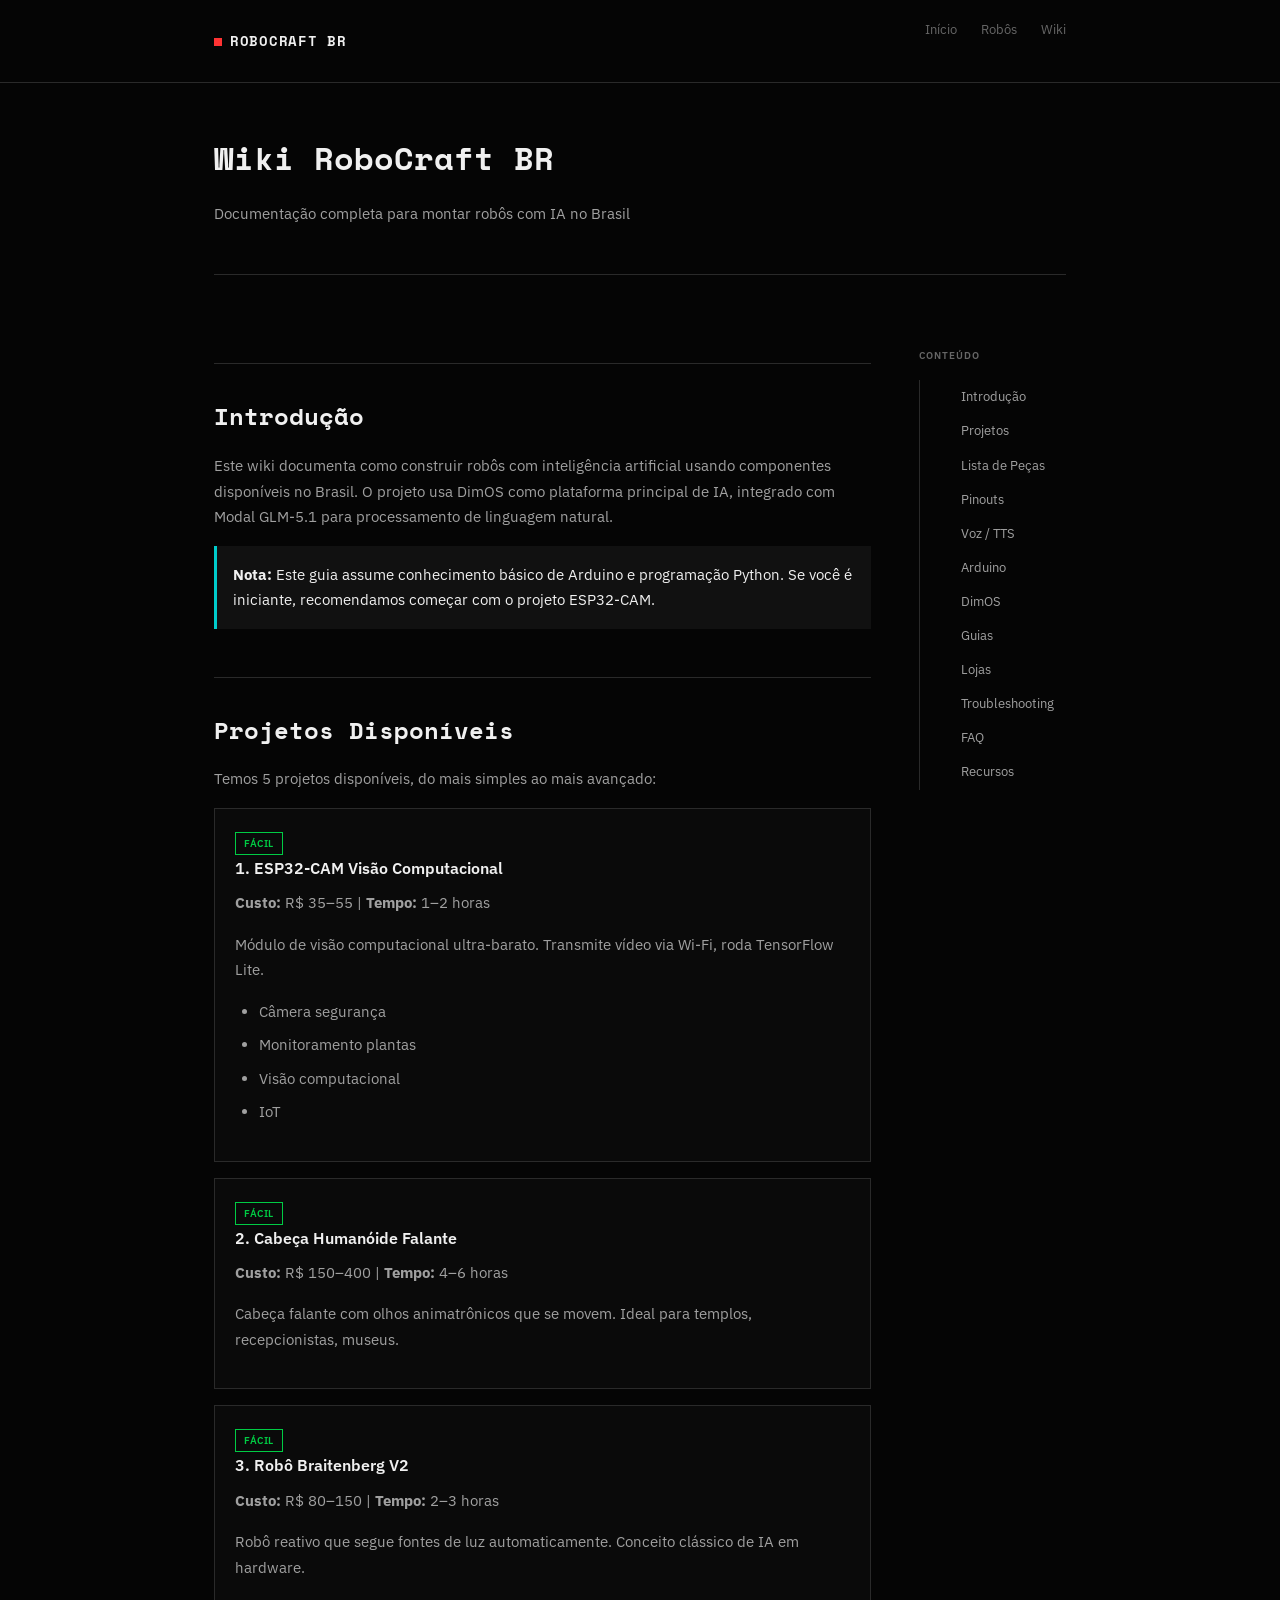
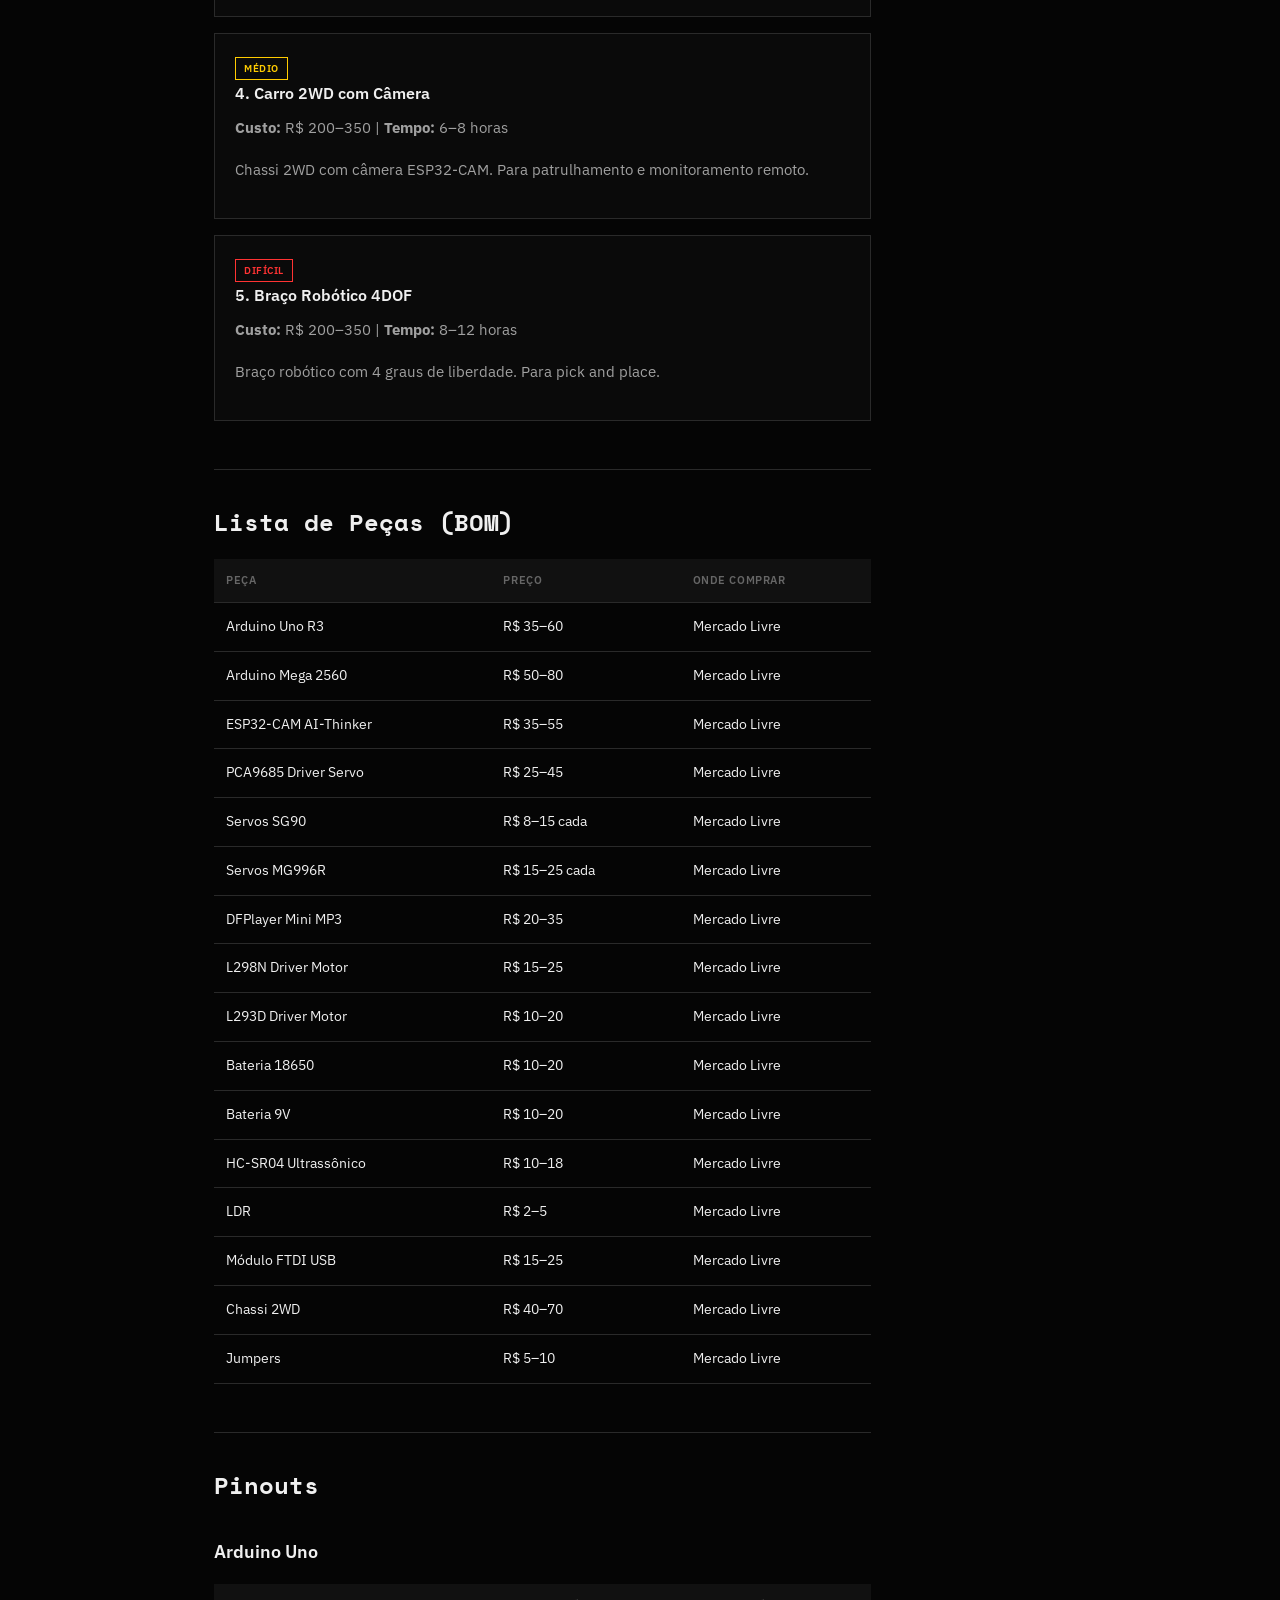
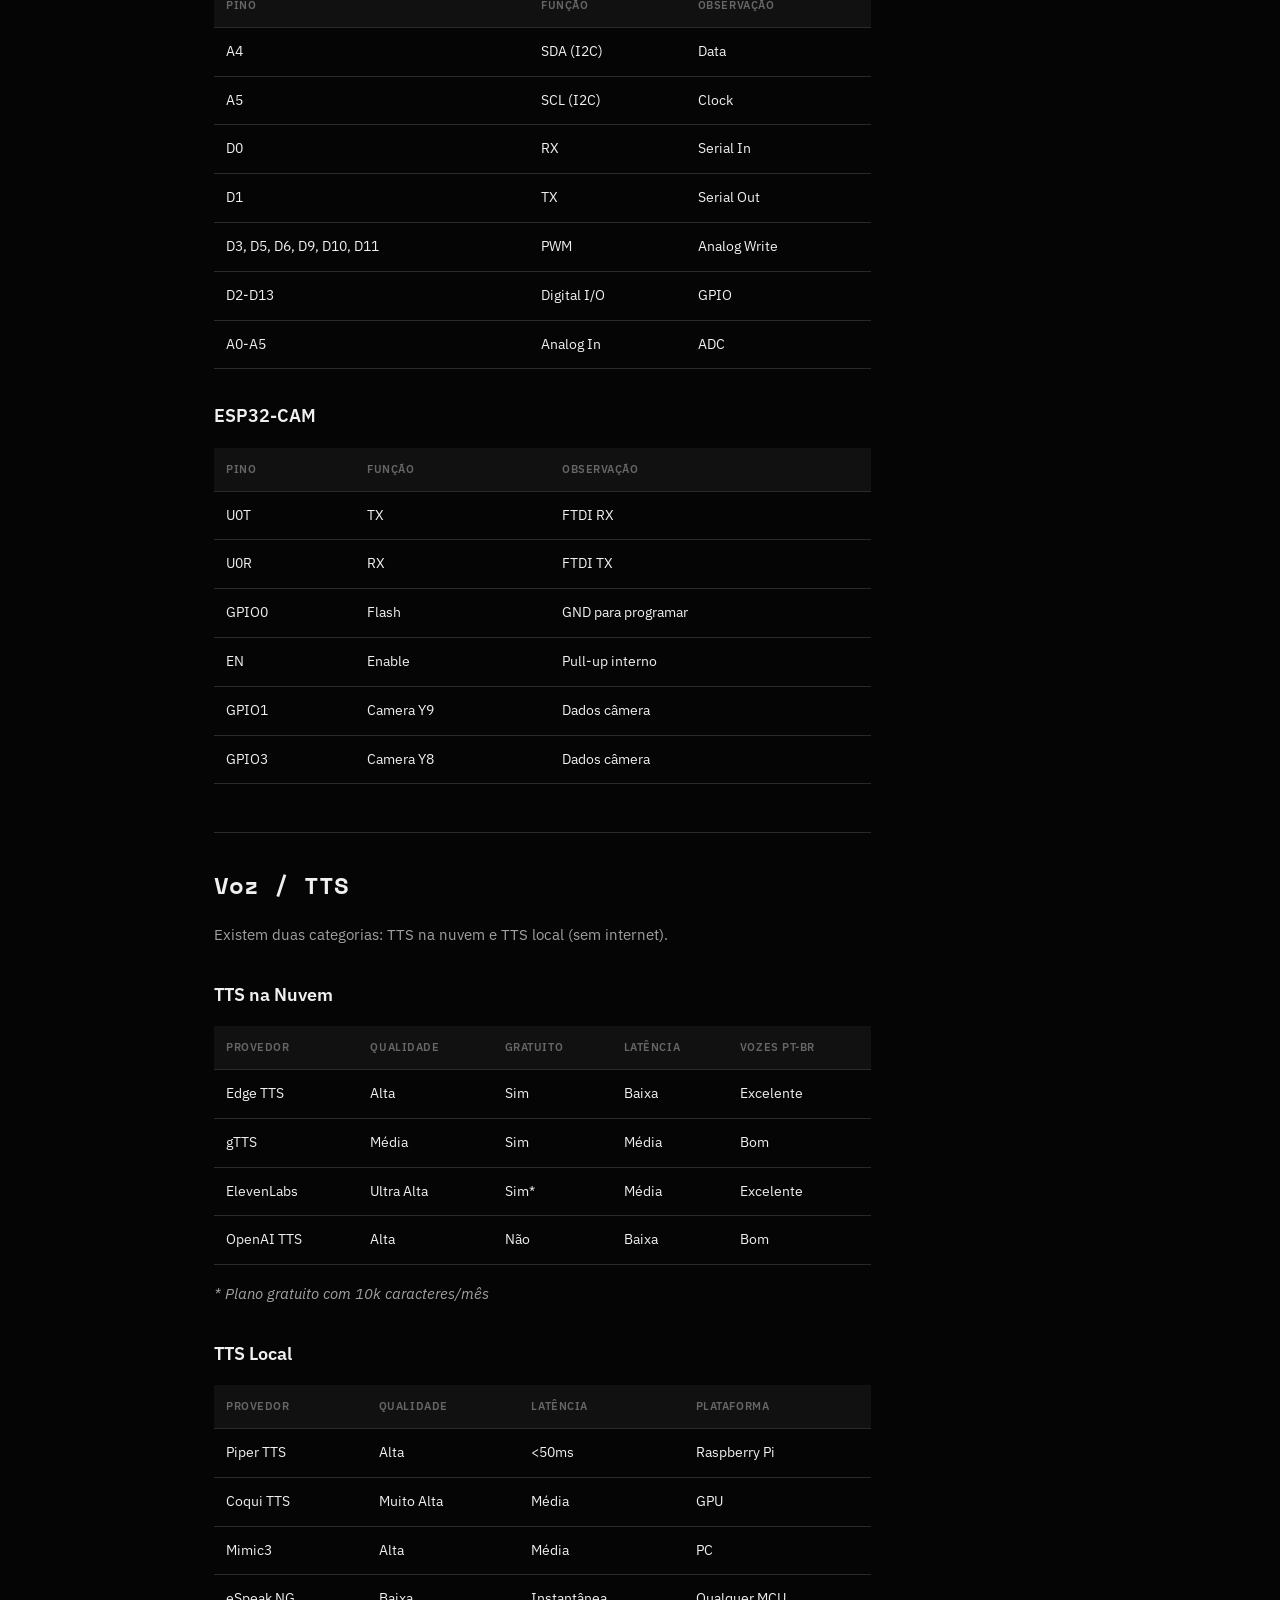
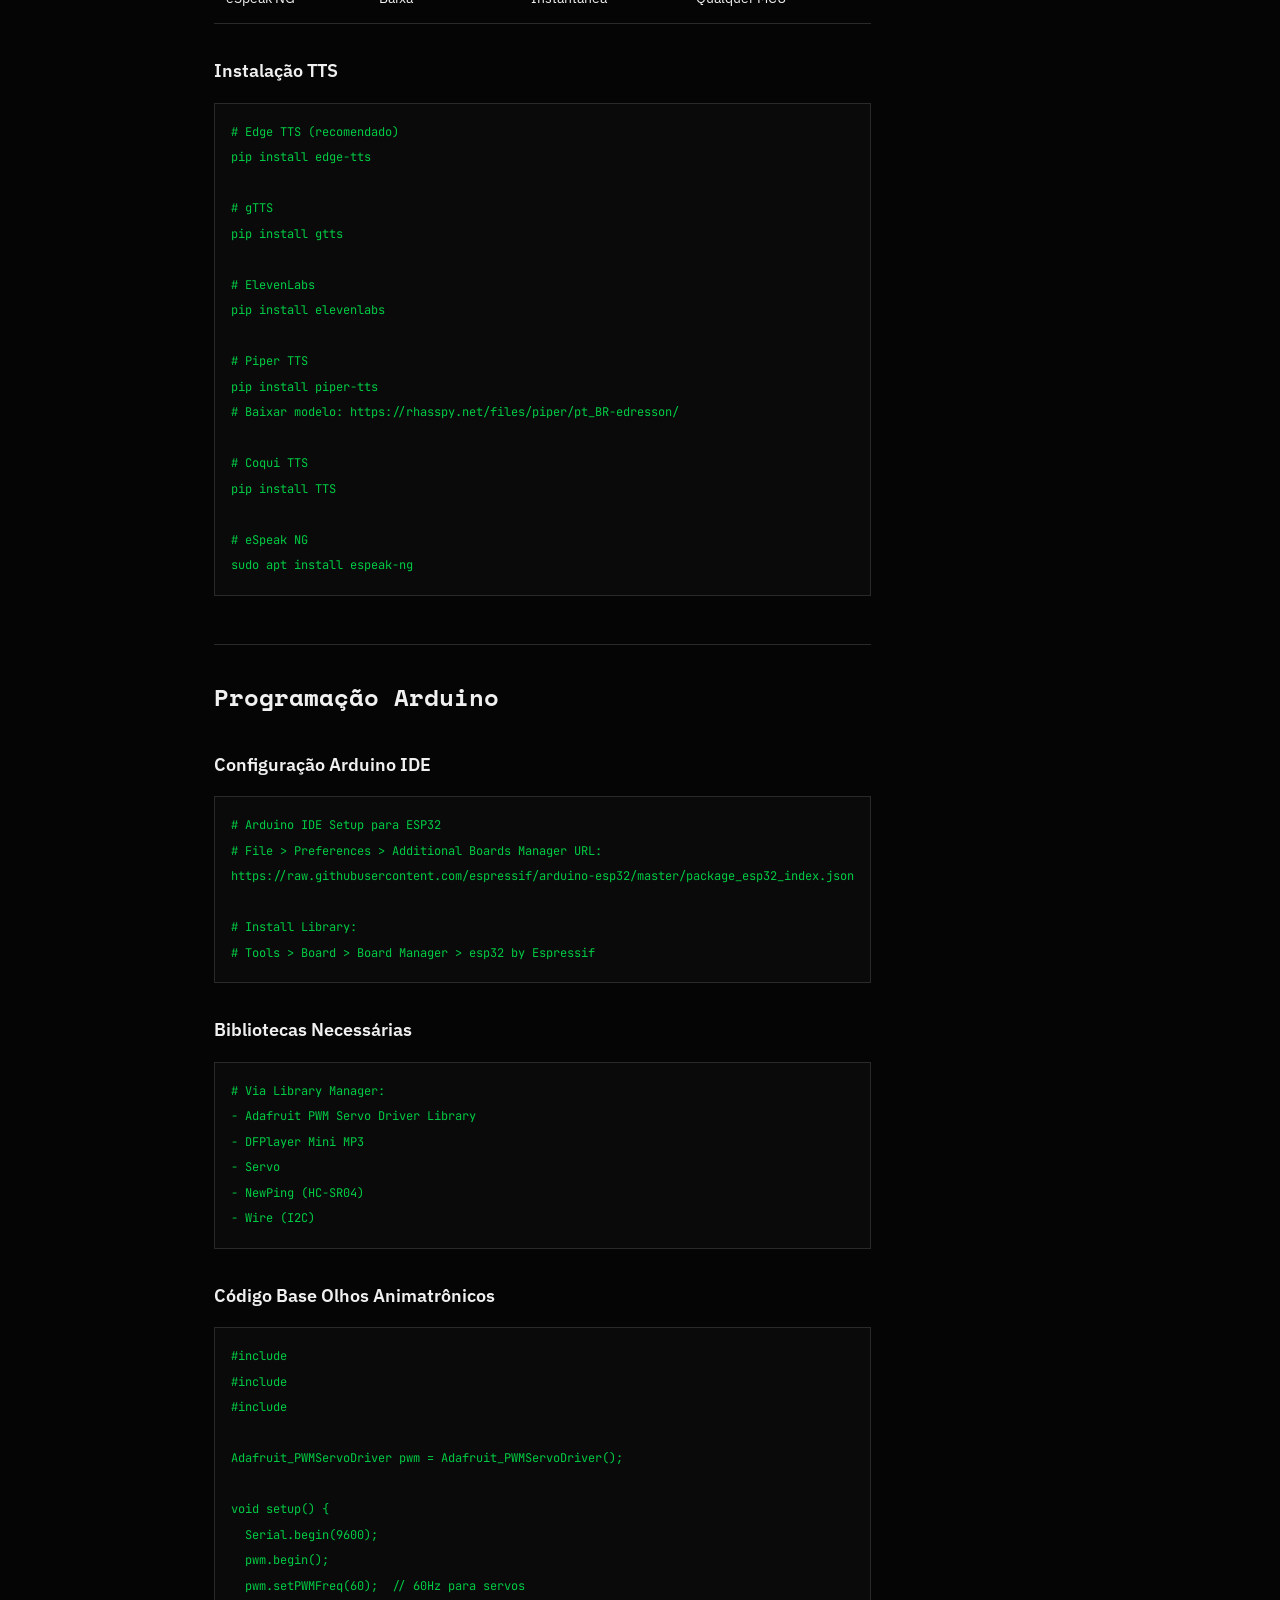
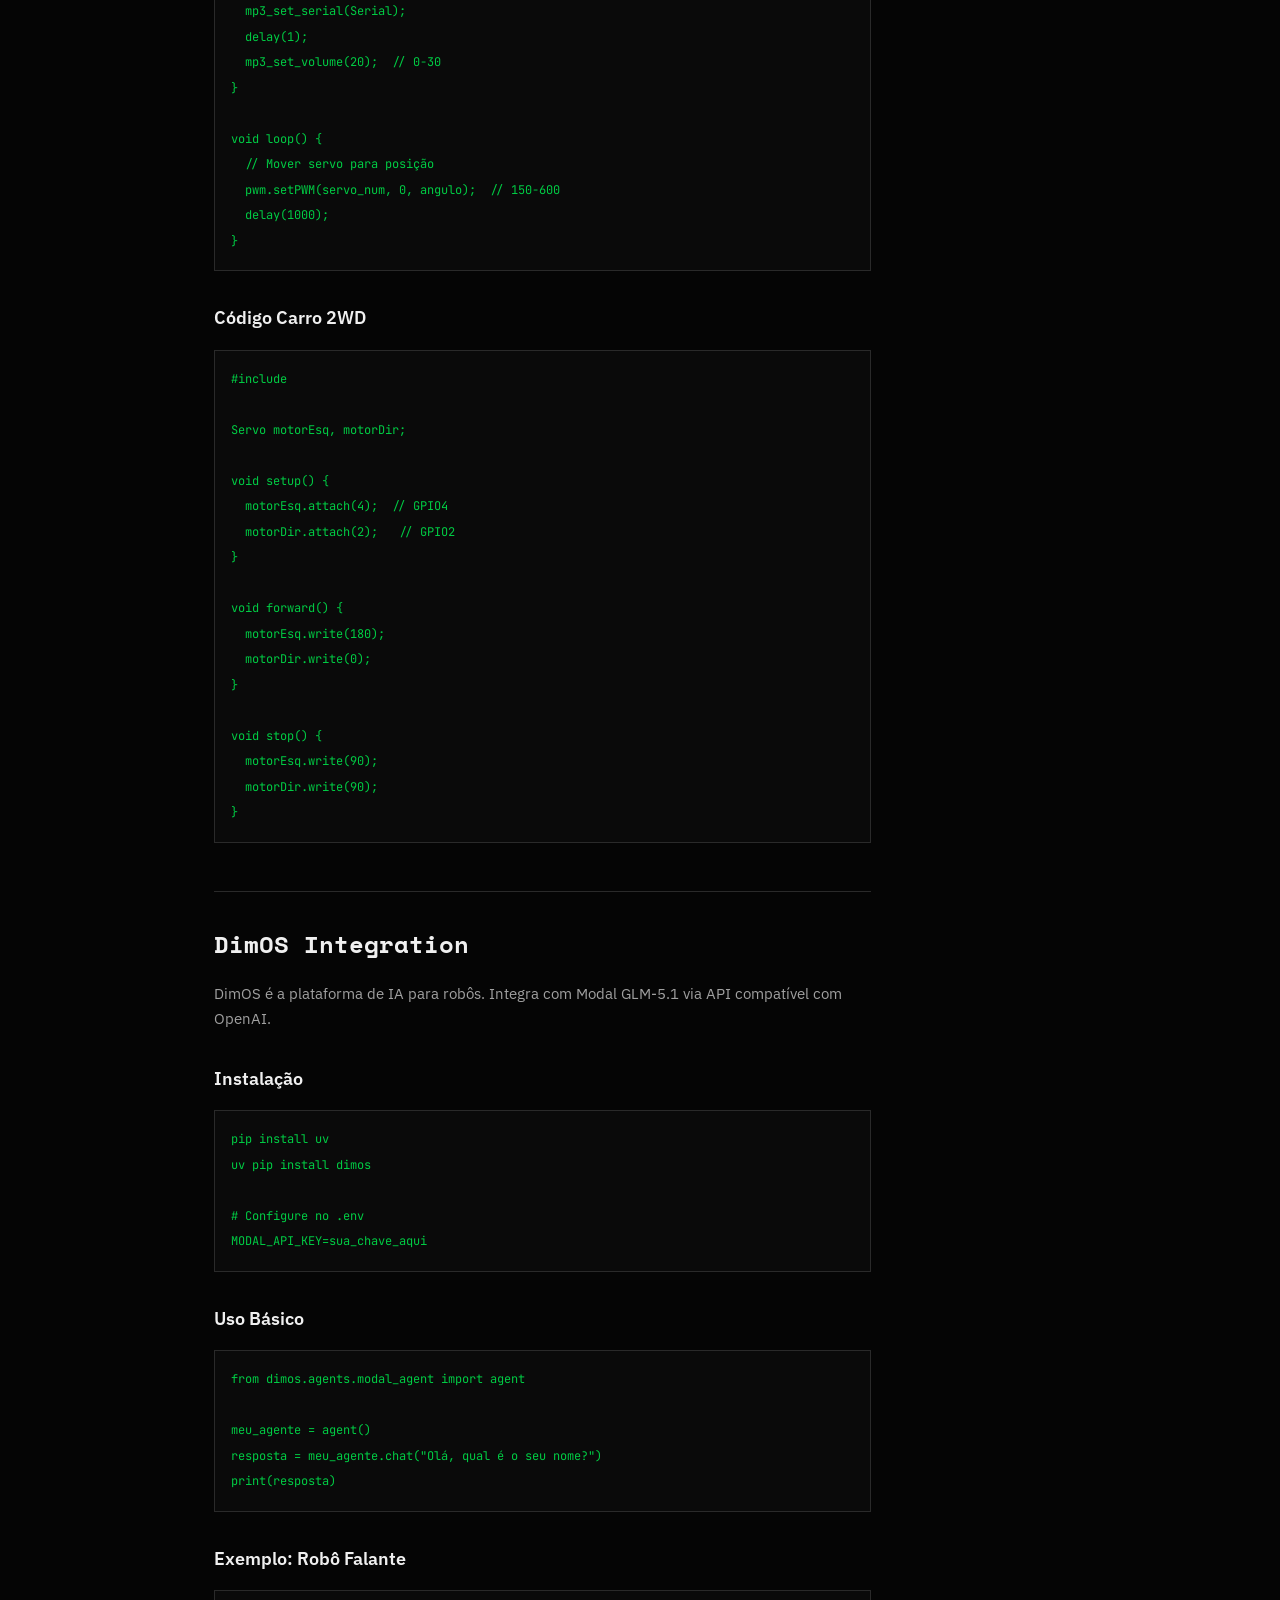
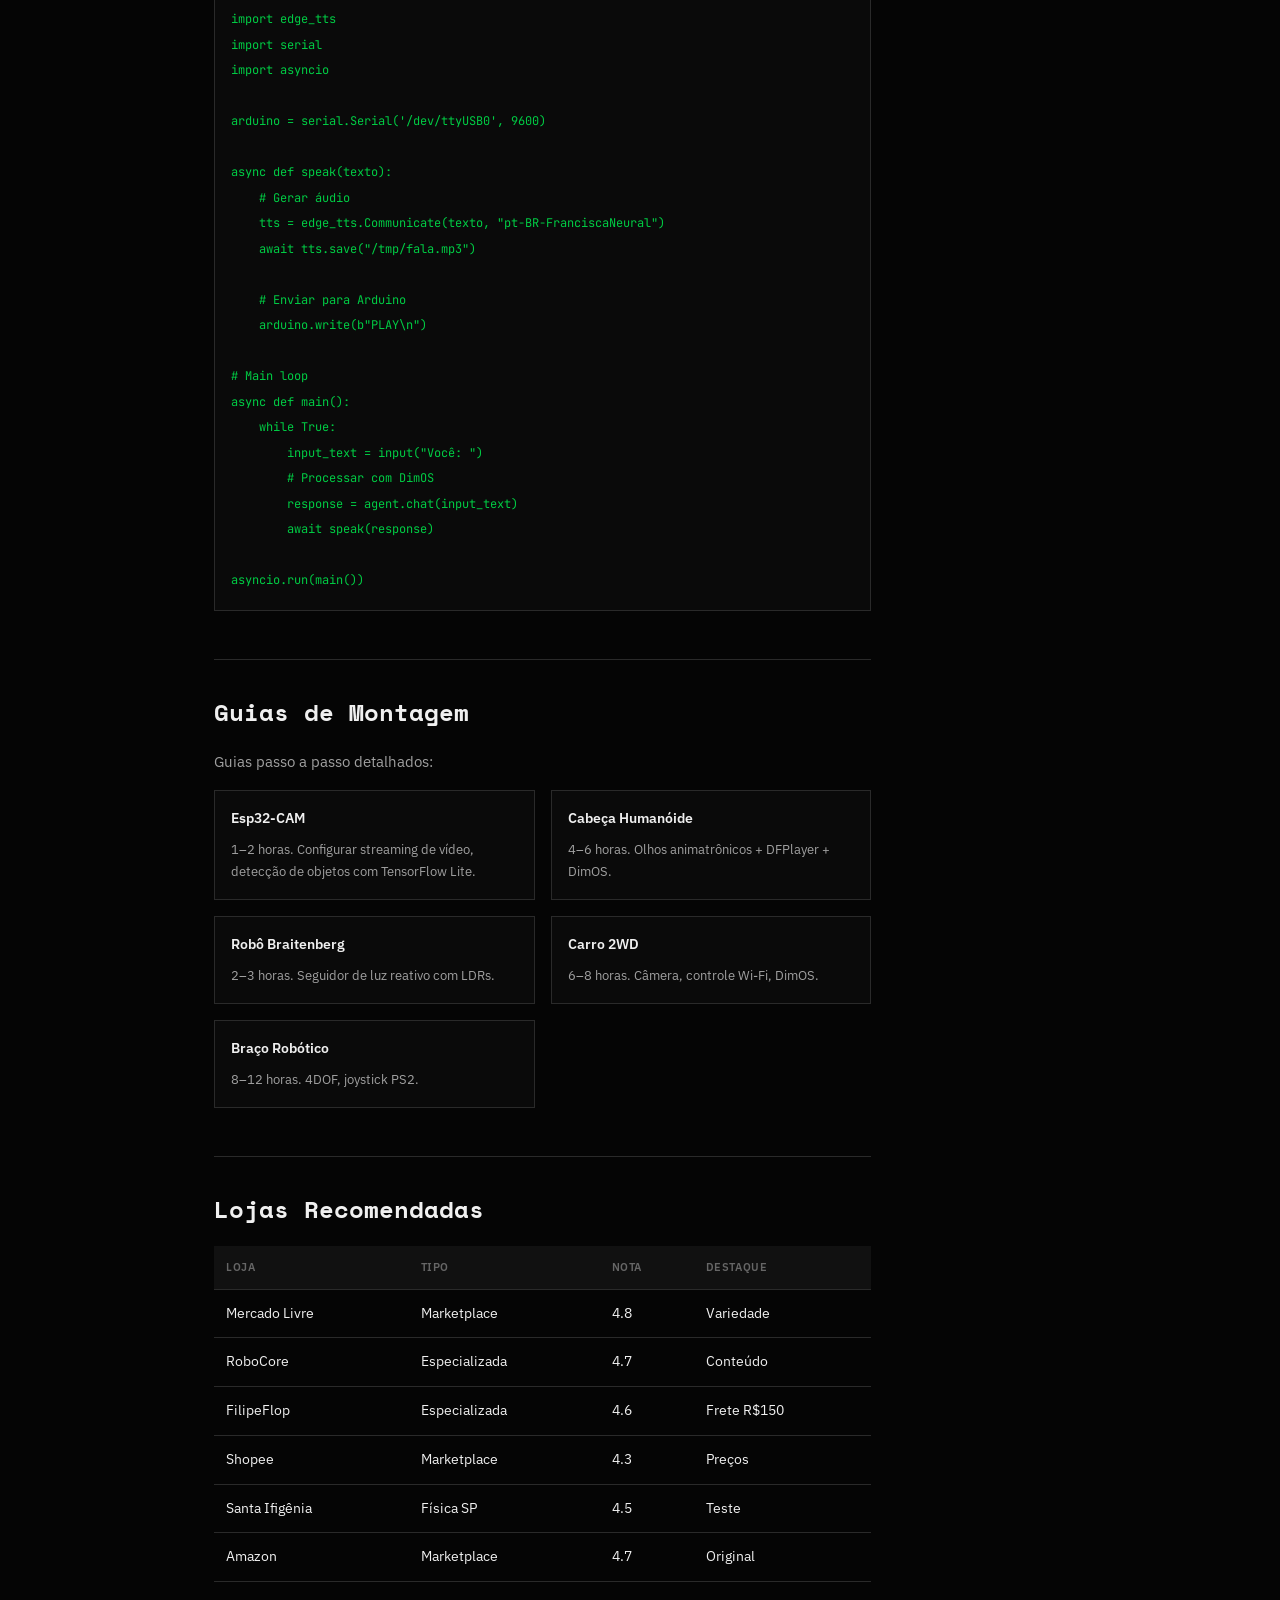
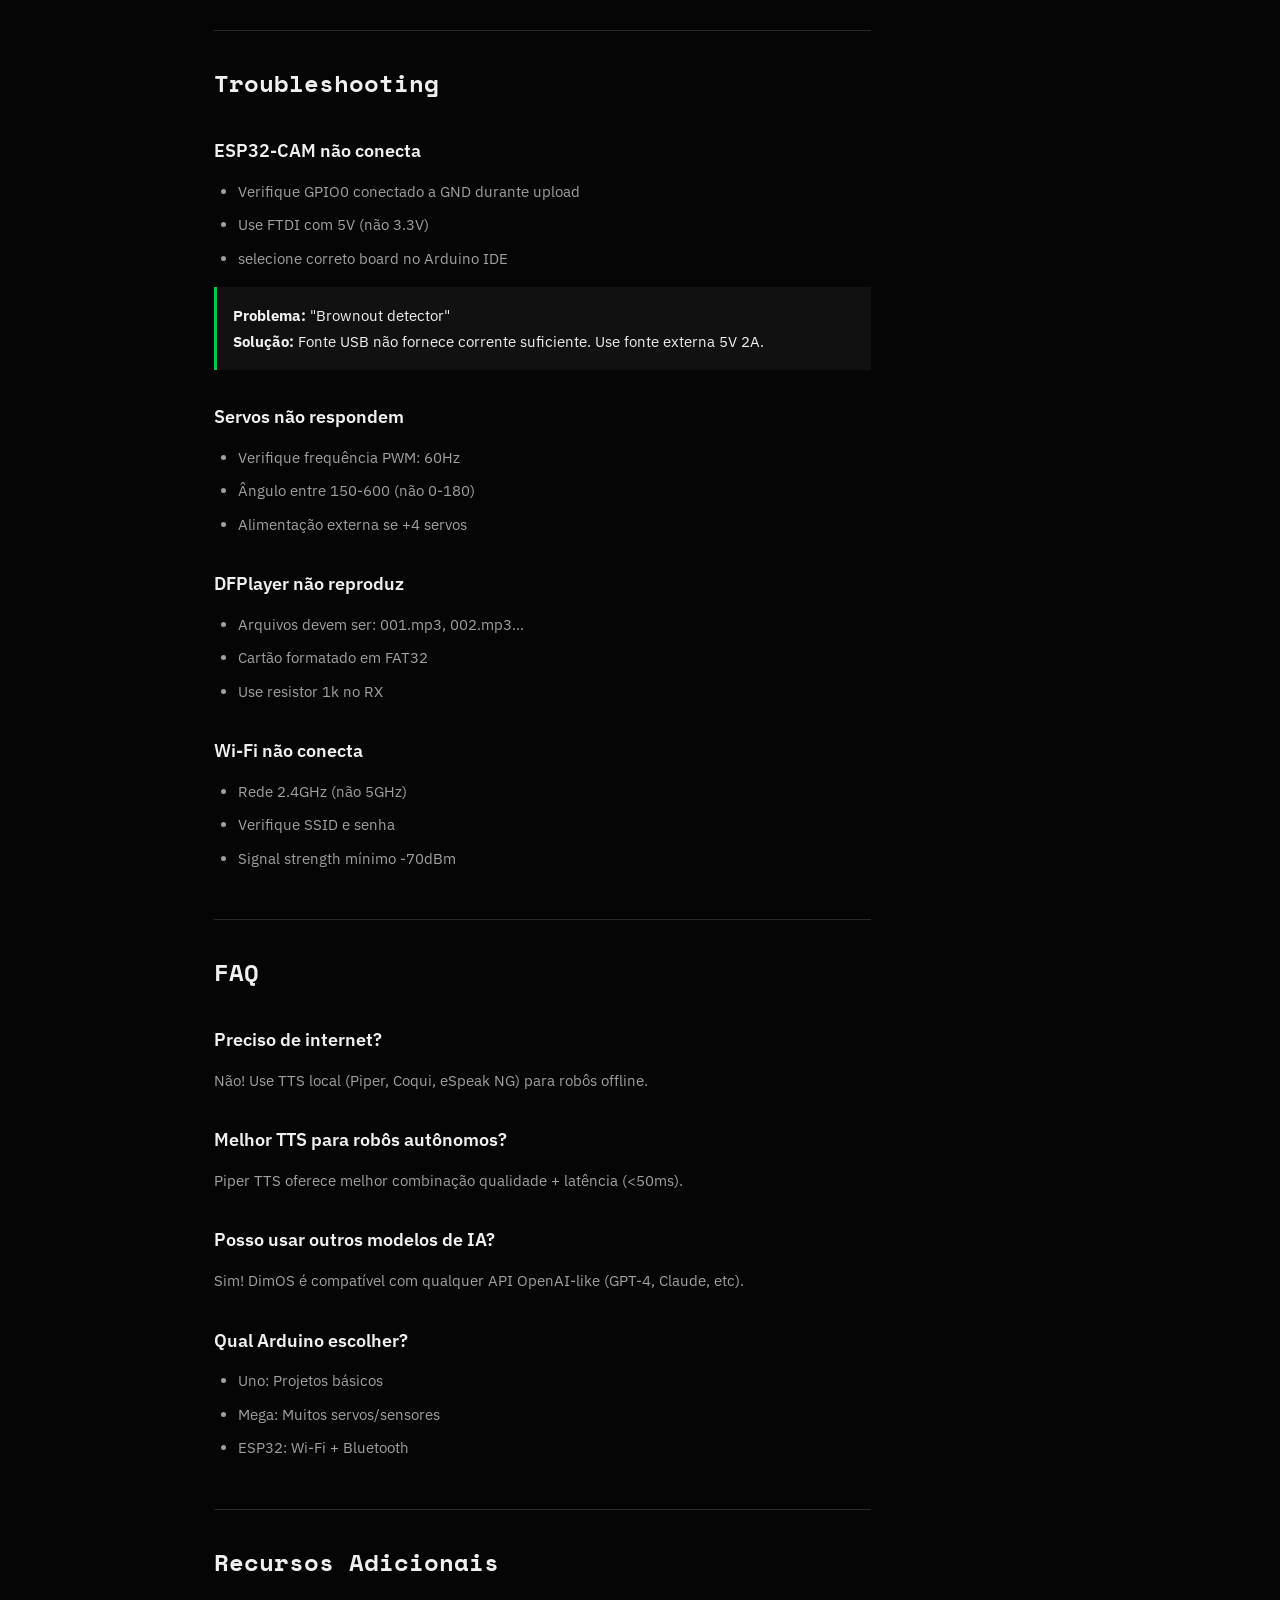
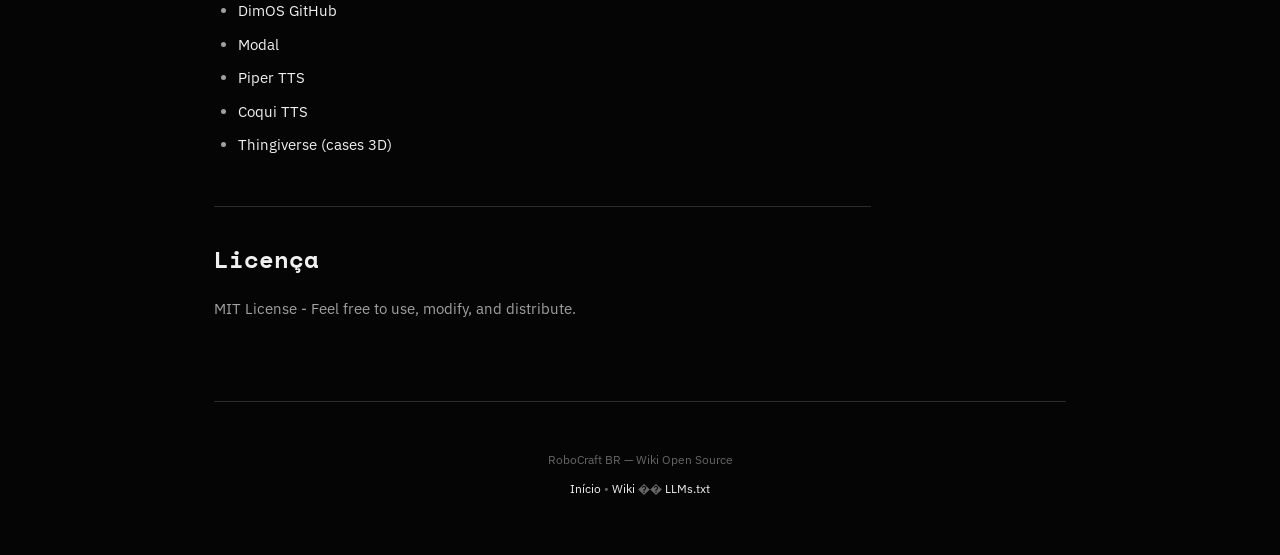
<file: wiki.html>
<!DOCTYPE html>
<html lang="pt-BR">
<head>
  <meta charset="UTF-8">
  <meta name="viewport" content="width=device-width, initial-scale=1.0">
  <title>RoboCraft BR — Wiki Completo</title>
  <link rel="canonical" href="https://robocraft.github.io/robot-guide/wiki.html">
  <link href="https://fonts.googleapis.com/css2?family=JetBrains+Mono:wght@400;500&family=IBM+Plex+Sans:wght@400;500;600;700&family=Space+Mono:wght@400;700&display=swap" rel="stylesheet">
  <style>
    @import url('https://fonts.googleapis.com/css2?family=JetBrains+Mono:wght@400;500&display=swap');
    *, *::before, *::after { margin: 0; padding: 0; box-sizing: border-box; }
    :root {
      --bg-0: #050505;
      --bg-1: #0a0a0a;
      --bg-2: #111111;
      --bg-3: #181818;
      --text-0: #f0f0f0;
      --text-1: #a0a0a0;
      --text-2: #666666;
      --accent: #ff3333;
      --green: #00cc44;
      --cyan: #00cccc;
      --border: #2a2a2a;
    }
    html { scroll-behavior: smooth; }
    body {
      font-family: 'IBM Plex Sans', -apple-system, sans-serif;
      background: var(--bg-0);
      color: var(--text-0);
      line-height: 1.7;
      font-size: 15px;
    }
    a { color: var(--text-0); text-decoration: none; }
    a:hover { text-decoration: underline; }
    ::-webkit-scrollbar { width: 8px; }
    ::-webkit-scrollbar-track { background: var(--bg-1); }
    ::-webkit-scrollbar-thumb { background: var(--border); }
    .container { max-width: 900px; margin: 0 auto; padding: 0 24px; }
    .nav { padding: 16px 0; border-bottom: 1px solid var(--border); position: sticky; top: 0; background: var(--bg-0); z-index: 100; }
    .nav-inner { display: flex; align-items: center; justify-content: space-between; }
    .logo { font-family: 'Space Mono', monospace; font-weight: 700; font-size: 14px; letter-spacing: 0.05em; }
    .logo::before { content: ''; display: inline-block; width: 8px; height: 8px; background: var(--accent); margin-right: 8px; }
    .nav-links { display: flex; gap: 24px; list-style: none; }
    .nav-links a { font-size: 13px; color: var(--text-2); }
    .nav-links a:hover { color: var(--text-0); }
    h1 { font-family: 'Space Mono', monospace; font-size: 2rem; font-weight: 700; margin-bottom: 16px; }
    h2 { font-family: 'Space Mono', monospace; font-size: 1.5rem; font-weight: 700; margin: 48px 0 16px; padding-top: 32px; border-top: 1px solid var(--border); }
    h3 { font-size: 1.125rem; font-weight: 600; margin: 32px 0 12px; }
    h4 { font-size: 1rem; font-weight: 600; margin: 24px 0 8px; }
    p { color: var(--text-1); margin-bottom: 16px; }
    ul, ol { color: var(--text-1); margin-bottom: 16px; padding-left: 24px; }
    li { margin-bottom: 8px; }
    code { font-family: 'JetBrains Mono', monospace; font-size: 13px; background: var(--bg-2); padding: 2px 6px; color: var(--green); }
    pre { background: var(--bg-1); border: 1px solid var(--border); padding: 16px; margin: 16px 0; overflow-x: auto; }
    pre code { background: none; padding: 0; font-size: 12px; line-height: 1.6; }
    .callout { padding: 16px; background: var(--bg-2); border-left: 3px solid var(--accent); margin: 16px 0; }
    .callout.warning { border-left-color: var(--green); }
    .callout.info { border-left-color: var(--cyan); }
    .callout.tip { border-left-color: var(--accent); }
    table { width: 100%; border-collapse: collapse; margin: 16px 0; }
    th, td { padding: 12px; text-align: left; border-bottom: 1px solid var(--border); font-size: 14px; }
    th { font-size: 11px; font-weight: 600; text-transform: uppercase; letter-spacing: 0.05em; color: var(--text-2); background: var(--bg-2); }
    .project-card { background: var(--bg-1); border: 1px solid var(--border); padding: 20px; margin: 16px 0; }
    .project-card h4 { margin-top: 0; }
    .badge { display: inline-block; padding: 2px 8px; font-size: 10px; font-weight: 600; text-transform: uppercase; letter-spacing: 0.05em; margin-right: 8px; }
    .badge.easy { color: var(--green); border: 1px solid var(--green); }
    .badge.medium { color: #ffcc00; border: 1px solid #ffcc00; }
    .badge.hard { color: var(--accent); border: 1px solid var(--accent); }
    .footer { padding: 48px 0; border-top: 1px solid var(--border); margin-top: 64px; text-align: center; }
    .footer p { font-size: 12px; color: var(--text-2); margin-bottom: 8px; }
    .toc { position: fixed; left: 24px; top: 100px; width: 200px; }
    .toc-title { font-size: 10px; font-weight: 600; text-transform: uppercase; letter-spacing: 0.1em; color: var(--text-2); margin-bottom: 16px; }
    .toc-list { list-style: none; border-left: 1px solid var(--border); }
    .toc-list li { margin-bottom: 0; }
    .toc-list a { display: block; padding: 6px 0 6px 16px; font-size: 13px; color: var(--text-1); border-left: 2px solid transparent; margin-left: -1px; }
    .toc-list a:hover { color: var(--text-0); }
    .toc-list a.active { color: var(--accent); border-left-color: var(--accent); }
    .grid { display: grid; grid-template-columns: repeat(auto-fill, minmax(280px, 1fr)); gap: 16px; margin: 16px 0; }
    .grid-card { background: var(--bg-1); border: 1px solid var(--border); padding: 16px; }
    .grid-card h5 { font-size: 14px; font-weight: 600; margin-bottom: 8px; }
    .grid-card p { font-size: 13px; color: var(--text-1); margin-bottom: 0; }
    @media (max-width: 1024px) { .toc { display: none; } }
    @media (max-width: 768px) { .nav-links { display: none; } }
  </style>
</head>
<body>
  <nav class="nav">
    <div class="container nav-inner">
      <a class="logo" href="/">ROBOCRAFT BR</a>
      <ul class="nav-links">
        <li><a href="/">Início</a></li>
        <li><a href="/#robots">Robôs</a></li>
        <li><a href="/wiki">Wiki</a></li>
      </ul>
    </div>
  </nav>

  <div class="container">
    <header style="padding: 48px 0 32px; border-bottom: 1px solid var(--border); margin-bottom: 40px;">
      <h1>Wiki RoboCraft BR</h1>
      <p>Documentação completa para montar robôs com IA no Brasil</p>
    </header>

    <div style="display: grid; grid-template-columns: 1fr 220px; gap: 48px;">
      <main>
        <h2 id="introducao">Introdução</h2>
        <p>Este wiki documenta como construir robôs com inteligência artificial usando componentes disponíveis no Brasil. O projeto usa DimOS como plataforma principal de IA, integrado com Modal GLM-5.1 para processamento de linguagem natural.</p>
        <div class="callout info">
          <strong>Nota:</strong> Este guia assume conhecimento básico de Arduino e programação Python. Se você é iniciante, recomendamos começar com o projeto ESP32-CAM.
        </div>

        <h2 id="projetos">Projetos Disponíveis</h2>
        <p>Temos 5 projetos disponíveis, do mais simples ao mais avançado:</p>

        <div class="project-card">
          <span class="badge easy">Fácil</span>
          <h4>1. ESP32-CAM Visão Computacional</h4>
          <p><strong>Custo:</strong> R$ 35–55 | <strong>Tempo:</strong> 1–2 horas</p>
          <p>Módulo de visão computacional ultra-barato. Transmite vídeo via Wi-Fi, roda TensorFlow Lite.</p>
          <ul>
            <li>Câmera segurança</li>
            <li>Monitoramento plantas</li>
            <li>Visão computacional</li>
            <li>IoT</li>
          </ul>
        </div>

        <div class="project-card">
          <span class="badge easy">Fácil</span>
          <h4>2. Cabeça Humanóide Falante</h4>
          <p><strong>Custo:</strong> R$ 150–400 | <strong>Tempo:</strong> 4–6 horas</p>
          <p>Cabeça falante com olhos animatrônicos que se movem. Ideal para templos, recepcionistas, museus.</p>
        </div>

        <div class="project-card">
          <span class="badge easy">Fácil</span>
          <h4>3. Robô Braitenberg V2</h4>
          <p><strong>Custo:</strong> R$ 80–150 | <strong>Tempo:</strong> 2–3 horas</p>
          <p>Robô reativo que segue fontes de luz automaticamente. Conceito clássico de IA em hardware.</p>
        </div>

        <div class="project-card">
          <span class="badge medium">Médio</span>
          <h4>4. Carro 2WD com Câmera</h4>
          <p><strong>Custo:</strong> R$ 200–350 | <strong>Tempo:</strong> 6–8 horas</p>
          <p>Chassi 2WD com câmera ESP32-CAM. Para patrulhamento e monitoramento remoto.</p>
        </div>

        <div class="project-card">
          <span class="badge hard">Difícil</span>
          <h4>5. Braço Robótico 4DOF</h4>
          <p><strong>Custo:</strong> R$ 200–350 | <strong>Tempo:</strong> 8–12 horas</p>
          <p>Braço robótico com 4 graus de liberdade. Para pick and place.</p>
        </div>

        <h2 id="pecas">Lista de Peças (BOM)</h2>
        <table>
          <thead>
            <tr><th>Peça</th><th>Preço</th><th>Onde Comprar</th></tr>
          </thead>
          <tbody>
            <tr><td>Arduino Uno R3</td><td>R$ 35–60</td><td>Mercado Livre</td></tr>
            <tr><td>Arduino Mega 2560</td><td>R$ 50–80</td><td>Mercado Livre</td></tr>
            <tr><td>ESP32-CAM AI-Thinker</td><td>R$ 35–55</td><td>Mercado Livre</td></tr>
            <tr><td>PCA9685 Driver Servo</td><td>R$ 25–45</td><td>Mercado Livre</td></tr>
            <tr><td>Servos SG90</td><td>R$ 8–15 cada</td><td>Mercado Livre</td></tr>
            <tr><td>Servos MG996R</td><td>R$ 15–25 cada</td><td>Mercado Livre</td></tr>
            <tr><td>DFPlayer Mini MP3</td><td>R$ 20–35</td><td>Mercado Livre</td></tr>
            <tr><td>L298N Driver Motor</td><td>R$ 15–25</td><td>Mercado Livre</td></tr>
            <tr><td>L293D Driver Motor</td><td>R$ 10–20</td><td>Mercado Livre</td></tr>
            <tr><td>Bateria 18650</td><td>R$ 10–20</td><td>Mercado Livre</td></tr>
            <tr><td>Bateria 9V</td><td>R$ 10–20</td><td>Mercado Livre</td></tr>
            <tr><td>HC-SR04 Ultrassônico</td><td>R$ 10–18</td><td>Mercado Livre</td></tr>
            <tr><td>LDR</td><td>R$ 2–5</td><td>Mercado Livre</td></tr>
            <tr><td>Módulo FTDI USB</td><td>R$ 15–25</td><td>Mercado Livre</td></tr>
            <tr><td>Chassi 2WD</td><td>R$ 40–70</td><td>Mercado Livre</td></tr>
            <tr><td>Jumpers</td><td>R$ 5–10</td><td>Mercado Livre</td></tr>
          </tbody>
        </table>

        <h2 id="pinout">Pinouts</h2>
        <h3>Arduino Uno</h3>
        <table>
          <thead>
            <tr><th>Pino</th><th>Função</th><th>Observação</th></tr>
          </thead>
          <tbody>
            <tr><td>A4</td><td>SDA (I2C)</td><td>Data</td></tr>
            <tr><td>A5</td><td>SCL (I2C)</td><td>Clock</td></tr>
            <tr><td>D0</td><td>RX</td><td>Serial In</td></tr>
            <tr><td>D1</td><td>TX</td><td>Serial Out</td></tr>
            <tr><td>D3, D5, D6, D9, D10, D11</td><td>PWM</td><td>Analog Write</td></tr>
            <tr><td>D2-D13</td><td>Digital I/O</td><td>GPIO</td></tr>
            <tr><td>A0-A5</td><td>Analog In</td><td>ADC</td></tr>
          </tbody>
        </table>

        <h3>ESP32-CAM</h3>
        <table>
          <thead>
            <tr><th>Pino</th><th>Função</th><th>Observação</th></tr>
          </thead>
          <tbody>
            <tr><td>U0T</td><td>TX</td><td>FTDI RX</td></tr>
            <tr><td>U0R</td><td>RX</td><td>FTDI TX</td></tr>
            <tr><td>GPIO0</td><td>Flash</td><td> GND para programar</td></tr>
            <tr><td>EN</td><td>Enable</td><td>Pull-up interno</td></tr>
            <tr><td>GPIO1</td><td>Camera Y9</td><td>Dados câmera</td></tr>
            <tr><td>GPIO3</td><td>Camera Y8</td><td>Dados câmera</td></tr>
          </tbody>
        </table>

        <h2 id="tts">Voz / TTS</h2>
        <p>Existem duas categorias: TTS na nuvem e TTS local (sem internet).</p>

        <h3>TTS na Nuvem</h3>
        <table>
          <thead>
            <tr><th>Provedor</th><th>Qualidade</th><th>Gratuito</th><th>Latência</th><th>Vozes pt-BR</th></tr>
          </thead>
          <tbody>
            <tr><td>Edge TTS</td><td>Alta</td><td>Sim</td><td>Baixa</td><td>Excelente</td></tr>
            <tr><td>gTTS</td><td>Média</td><td>Sim</td><td>Média</td><td>Bom</td></tr>
            <tr><td>ElevenLabs</td><td>Ultra Alta</td><td>Sim*</td><td>Média</td><td>Excelente</td></tr>
            <tr><td>OpenAI TTS</td><td>Alta</td><td>Não</td><td>Baixa</td><td>Bom</td></tr>
          </tbody>
        </table>
        <p><em>* Plano gratuito com 10k caracteres/mês</em></p>

        <h3>TTS Local</h3>
        <table>
          <thead>
            <tr><th>Provedor</th><th>Qualidade</th><th>Latência</th><th>Plataforma</th></tr>
          </thead>
          <tbody>
            <tr><td>Piper TTS</td><td>Alta</td><td>&lt;50ms</td><td>Raspberry Pi</td></tr>
            <tr><td>Coqui TTS</td><td>Muito Alta</td><td>Média</td><td>GPU</td></tr>
            <tr><td>Mimic3</td><td>Alta</td><td>Média</td><td>PC</td></tr>
            <tr><td>eSpeak NG</td><td>Baixa</td><td>Instantânea</td><td>Qualquer MCU</td></tr>
          </tbody>
        </table>

        <h3>Instalação TTS</h3>
        <pre><code># Edge TTS (recomendado)
pip install edge-tts

# gTTS
pip install gtts

# ElevenLabs
pip install elevenlabs

# Piper TTS
pip install piper-tts
# Baixar modelo: https://rhasspy.net/files/piper/pt_BR-edresson/

# Coqui TTS
pip install TTS

# eSpeak NG
sudo apt install espeak-ng</code></pre>

        <h2 id="arduino">Programação Arduino</h2>
        <h3>Configuração Arduino IDE</h3>
        <pre><code># Arduino IDE Setup para ESP32
# File > Preferences > Additional Boards Manager URL:
https://raw.githubusercontent.com/espressif/arduino-esp32/master/package_esp32_index.json

# Install Library:
# Tools > Board > Board Manager > esp32 by Espressif</code></pre>

        <h3>Bibliotecas Necessárias</h3>
        <pre><code># Via Library Manager:
- Adafruit PWM Servo Driver Library
- DFPlayer Mini MP3
- Servo
- NewPing (HC-SR04)
- Wire (I2C)</code></pre>

        <h3>Código Base Olhos Animatrônicos</h3>
        <pre><code>#include <Wire.h>
#include <Adafruit_PWMServoDriver.h>
#include <DFPlayer_Mini_Mp3.h>

Adafruit_PWMServoDriver pwm = Adafruit_PWMServoDriver();

void setup() {
  Serial.begin(9600);
  pwm.begin();
  pwm.setPWMFreq(60);  // 60Hz para servos
  mp3_set_serial(Serial);
  delay(1);
  mp3_set_volume(20);  // 0-30
}

void loop() {
  // Mover servo para posição
  pwm.setPWM(servo_num, 0, angulo);  // 150-600
  delay(1000);
}</code></pre>

        <h3>Código Carro 2WD</h3>
        <pre><code>#include <ESP32Servo.h>

Servo motorEsq, motorDir;

void setup() {
  motorEsq.attach(4);  // GPIO4
  motorDir.attach(2);   // GPIO2
}

void forward() {
  motorEsq.write(180);
  motorDir.write(0);
}

void stop() {
  motorEsq.write(90);
  motorDir.write(90);
}</code></pre>

        <h2 id="dimos">DimOS Integration</h2>
        <p>DimOS é a plataforma de IA para robôs. Integra com Modal GLM-5.1 via API compatível com OpenAI.</p>

        <h3>Instalação</h3>
        <pre><code>pip install uv
uv pip install dimos

# Configure no .env
MODAL_API_KEY=sua_chave_aqui</code></pre>

        <h3>Uso Básico</h3>
        <pre><code>from dimos.agents.modal_agent import agent

meu_agente = agent()
resposta = meu_agente.chat("Olá, qual é o seu nome?")
print(resposta)</code></pre>

        <h3>Exemplo: Robô Falante</h3>
        <pre><code>import edge_tts
import serial
import asyncio

arduino = serial.Serial('/dev/ttyUSB0', 9600)

async def speak(texto):
    # Gerar áudio
    tts = edge_tts.Communicate(texto, "pt-BR-FranciscaNeural")
    await tts.save("/tmp/fala.mp3")
    
    # Enviar para Arduino
    arduino.write(b"PLAY\n")

# Main loop
async def main():
    while True:
        input_text = input("Você: ")
        # Processar com DimOS
        response = agent.chat(input_text)
        await speak(response)

asyncio.run(main())</code></pre>

        <h2 id="guias">Guias de Montagem</h2>
        <p>Guias passo a passo detalhados:</p>

        <div class="grid">
          <div class="grid-card">
            <h5>Esp32-CAM</h5>
            <p>1–2 horas. Configurar streaming de vídeo, detecção de objetos com TensorFlow Lite.</p>
          </div>
          <div class="grid-card">
            <h5>Cabeça Humanóide</h5>
            <p>4–6 horas. Olhos animatrônicos + DFPlayer + DimOS.</p>
          </div>
          <div class="grid-card">
            <h5>Robô Braitenberg</h5>
            <p>2–3 horas. Seguidor de luz reativo com LDRs.</p>
          </div>
          <div class="grid-card">
            <h5>Carro 2WD</h5>
            <p>6–8 horas. Câmera, controle Wi-Fi, DimOS.</p>
          </div>
          <div class="grid-card">
            <h5>Braço Robótico</h5>
            <p>8–12 horas. 4DOF, joystick PS2.</p>
          </div>
        </div>

        <h2 id="lojas">Lojas Recomendadas</h2>
        <table>
          <thead>
            <tr><th>Loja</th><th>Tipo</th><th>Nota</th><th>Destaque</th></tr>
          </thead>
          <tbody>
            <tr><td>Mercado Livre</td><td>Marketplace</td><td>4.8</td><td>Variedade</td></tr>
            <tr><td>RoboCore</td><td>Especializada</td><td>4.7</td><td>Conteúdo</td></tr>
            <tr><td>FilipeFlop</td><td>Especializada</td><td>4.6</td><td>Frete R$150</td></tr>
            <tr><td>Shopee</td><td>Marketplace</td><td>4.3</td><td>Preços</td></tr>
            <tr><td>Santa Ifigênia</td><td>Física SP</td><td>4.5</td><td>Teste</td></tr>
            <tr><td>Amazon</td><td>Marketplace</td><td>4.7</td><td>Original</td></tr>
          </tbody>
        </table>

        <h2 id="troubleshooting">Troubleshooting</h2>
        
        <h3>ESP32-CAM não conecta</h3>
        <ul>
          <li>Verifique GPIO0 conectado a GND durante upload</li>
          <li>Use FTDI com 5V (não 3.3V)</li>
          <li> selecione correto board no Arduino IDE</li>
        </ul>
        <div class="callout warning">
          <strong>Problema:</strong> "Brownout detector"<br>
          <strong>Solução:</strong> Fonte USB não fornece corrente suficiente. Use fonte externa 5V 2A.
        </div>

        <h3>Servos não respondem</h3>
        <ul>
          <li>Verifique frequência PWM: 60Hz</li>
          <li>Ângulo entre 150-600 (não 0-180)</li>
          <li>Alimentação externa se +4 servos</li>
        </ul>

        <h3>DFPlayer não reproduz</h3>
        <ul>
          <li>Arquivos devem ser: 001.mp3, 002.mp3...</li>
          <li>Cartão formatado em FAT32</li>
          <li>Use resistor 1k no RX</li>
        </ul>

        <h3>Wi-Fi não conecta</h3>
        <ul>
          <li>Rede 2.4GHz (não 5GHz)</li>
          <li>Verifique SSID e senha</li>
          <li>Signal strength mínimo -70dBm</li>
        </ul>

        <h2 id="faq">FAQ</h2>
        
        <h3>Preciso de internet?</h3>
        <p>Não! Use TTS local (Piper, Coqui, eSpeak NG) para robôs offline.</p>
        
        <h3>Melhor TTS para robôs autônomos?</h3>
        <p>Piper TTS oferece melhor combinação qualidade + latência (&lt;50ms).</p>
        
        <h3>Posso usar outros modelos de IA?</h3>
        <p>Sim! DimOS é compatível com qualquer API OpenAI-like (GPT-4, Claude, etc).</p>
        
        <h3>Qual Arduino escolher?</h3>
        <ul>
          <li>Uno: Projetos básicos</li>
          <li>Mega: Muitos servos/sensores</li>
          <li>ESP32: Wi-Fi + Bluetooth</li>
        </ul>

        <h2 id="recursos">Recursos Adicionais</h2>
        <ul>
          <li><a href="https://github.com/dimensionalOS/dimos">DimOS GitHub</a></li>
          <li><a href="https://modal.com">Modal</a></li>
          <li><a href="https://github.com/rhasspy/piper">Piper TTS</a></li>
          <li><a href="https://github.com/coqui-ai/TTS">Coqui TTS</a></li>
          <li><a href="https://www.thingiverse.com">Thingiverse (cases 3D)</a></li>
        </ul>

        <h2 id="licenca">Licença</h2>
        <p>MIT License - Feel free to use, modify, and distribute.</p>
      </main>

      <aside style="position: sticky; top: 80px; align-self: start;">
        <nav>
          <h3 class="toc-title">Conteúdo</h3>
          <ul class="toc-list">
            <li><a href="#introducao">Introdução</a></li>
            <li><a href="#projetos">Projetos</a></li>
            <li><a href="#pecas">Lista de Peças</a></li>
            <li><a href="#pinout">Pinouts</a></li>
            <li><a href="#tts">Voz / TTS</a></li>
            <li><a href="#arduino">Arduino</a></li>
            <li><a href="#dimos">DimOS</a></li>
            <li><a href="#guias">Guias</a></li>
            <li><a href="#lojas">Lojas</a></li>
            <li><a href="#troubleshooting">Troubleshooting</a></li>
            <li><a href="#faq">FAQ</a></li>
            <li><a href="#recursos">Recursos</a></li>
          </ul>
        </nav>
      </aside>
    </div>

    <footer class="footer">
      <p>RoboCraft BR — Wiki Open Source</p>
      <p>
        <a href="/">Início</a> •
        <a href="/wiki">Wiki</a> ��
        <a href="/llms.txt">LLMs.txt</a>
      </p>
    </footer>
  </div>
</body>
</html>
</file>
